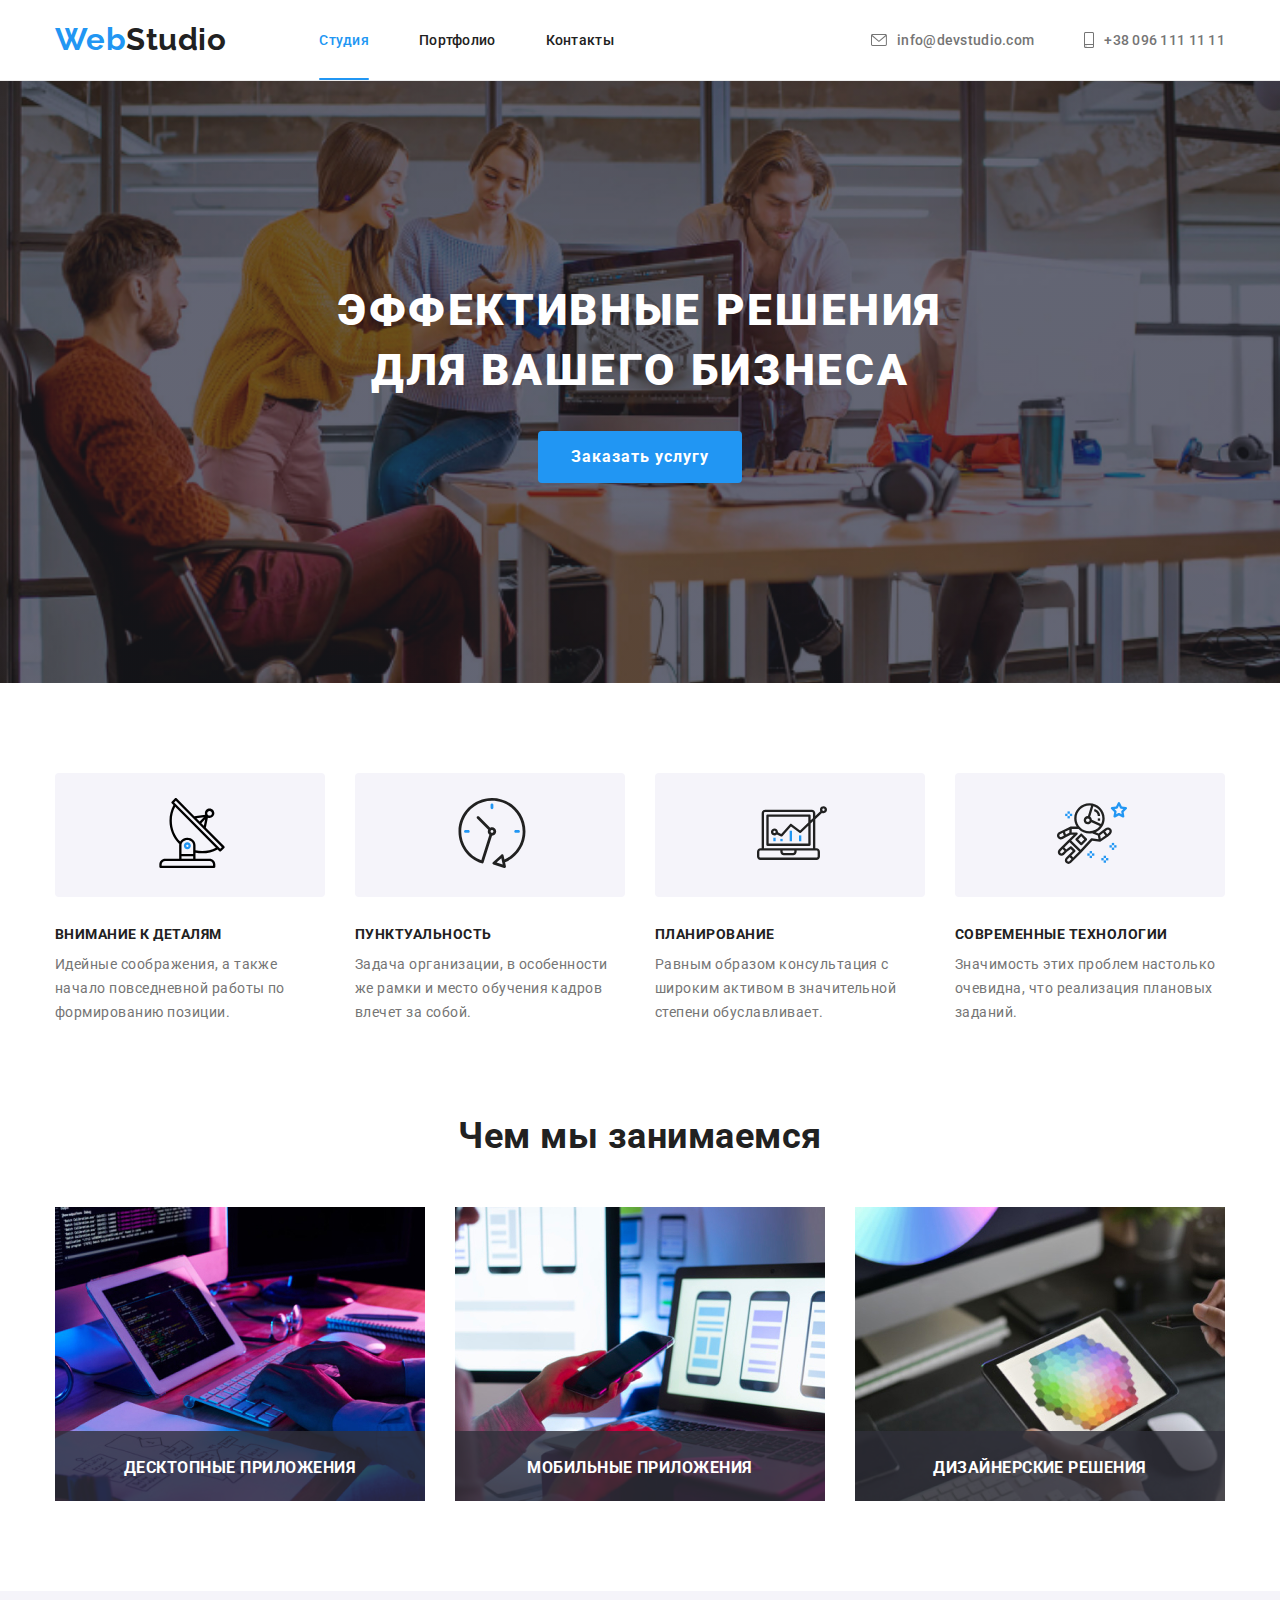
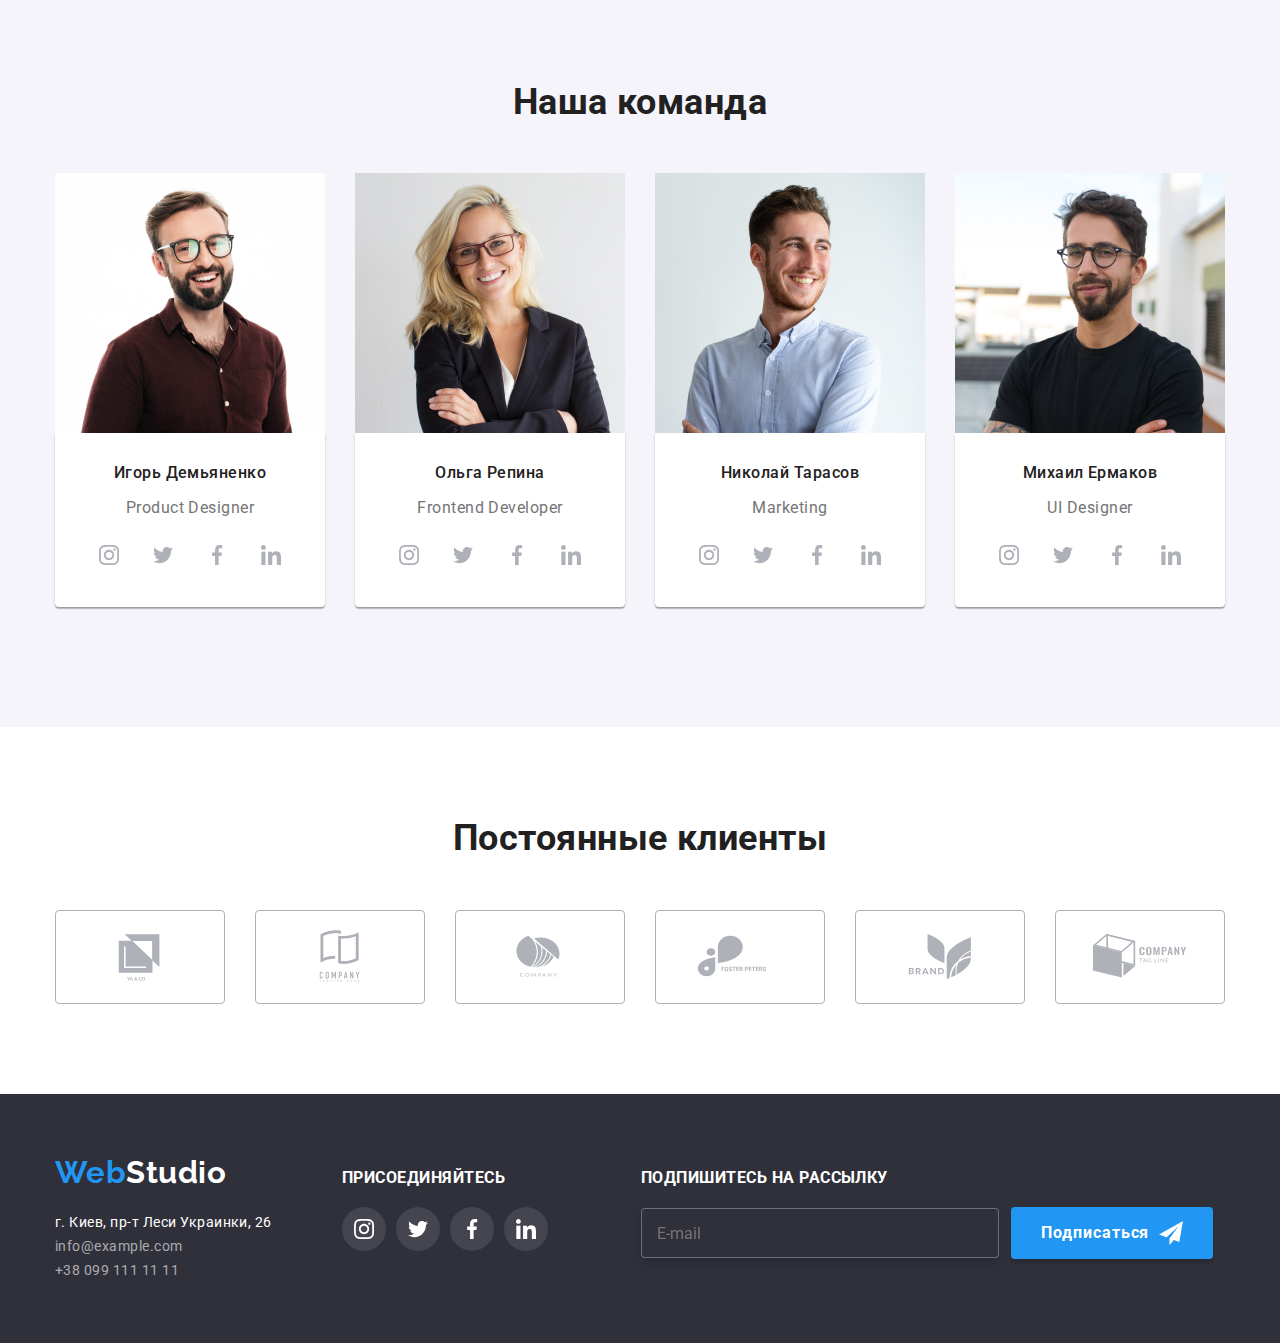
<file: index.html>
<!DOCTYPE html>
<html lang="ru">
  <head>
    <meta charset="UTF-8" />
    <meta http-equiv="X-UA-Compatible" content="IE=edge" />
    <meta name="viewport" content="width=device-width, initial-scale=1.0" />
    <title>Студия</title>
    <link rel="preconnect" href="https://fonts.googleapis.com" />
    <link rel="preconnect" href="https://fonts.gstatic.com" crossorigin />
    <link
      href="https://fonts.googleapis.com/css2?family=Raleway:wght@700&family=Roboto:wght@400;500;700;900&display=swap"
      rel="stylesheet"
    />
    <link
      rel="stylesheet"
      href="https://cdn.jsdelivr.net/npm/modern-normalize@1.1.0/modern-normalize.min.css"
    />
    <link rel="stylesheet" href="./css/main.min.css" />
  </head>
  <body class="page">
    <!-- Шапка -->
    <header class="header">
      <div class="container header__content">
        <a lang="en" href="./index.html" class="logo"
          >Web<span class="header__logo">Studio</span></a
        >
        <nav class="nav">
          <ul class="nav__list">
            <li class="nav__item">
              <a href="./index.html" class="nav__link animation current"
                >Студия</a
              >
            </li>
            <li class="nav__item">
              <a href="./portfolio.html" class="nav__link animation"
                >Портфолио</a
              >
            </li>
            <li class="nav__item">
              <a href="" class="nav__link animation">Контакты</a>
            </li>
          </ul>
        </nav>
        <ul class="contacts">
          <li class="contacts__item">
            <a href="mailto:info@devstudio.com" class="contacts-link animation">
              <svg class="contacts-header-svg" width="16" height="12">
                <use
                  href="./images/svg/symbol-defs.svg#icon-envelope-hover-1"
                ></use>
              </svg>
              info@devstudio.com</a
            >
          </li>
          <li class="contacts__item">
            <a href="tel:+380961111111" class="contacts-link animation">
              <svg class="contacts-header-svg" width="10" height="16">
                <use href="images/svg/symbol-defs.svg#icon-smartphone-1"></use>
              </svg>
              +38 096 111 11 11</a
            >
          </li>
        </ul>
        <button
          class="mobile-menu"
          type="button"
          aria-label="кнопка меню"
          data-menu-button
          aria-expanded="false"
          aria-controls="mobile-modal"
        >
          <svg class="mobile-menu-icon" width="40px" height="40px">
            <use
              class="mobile-menu-open"
              href="./images/svg/symbol-defs.svg#menu"
            ></use>
            <use
              class="mobile-menu-close"
              href="./images/svg/symbol-defs.svg#icon-close-btn-modal"
            ></use>
          </svg>
        </button>
        <div class="mobile-modal modal-open" data-menu id="mobile-modal">
          <ul class="mobile-list">
            <li class="mobile-item">
              <a href="./index.html" class="mobile-link mobile-link-active"
                >Студия</a
              >
            </li>
            <li class="mobile-item">
              <a href="./portfolio.html" class="mobile-link">Портфолио</a>
            </li>
            <li class="mobile-item">
              <a href="" class="mobile-link">Контакты</a>
            </li>
          </ul>
          <div class="mobile-modal-wrap">
            <ul class="mobile-contacts">
              <li class="mobile-contacts-item">
                <a
                  class="mobile-contacts-link mobile-contacts-link-active"
                  href="tel:380961111111"
                  >+38 096 111 11 11</a
                >
              </li>
              <li class="mobile-contacts-item">
                <a class="mobile-contacts-link" href="mailto:info@devstudio.com"
                  >info@devstudio.com</a
                >
              </li>
            </ul>
            <ul class="mobile-socials">
              <li class="mobile-socials-item">
                <a class="mobile-socials-link" href="">Instagram</a>
              </li>
              <li class="mobile-socials-item">
                <a class="mobile-socials-link" href="">Twitter</a>
              </li>
              <li class="mobile-socials-item">
                <a class="mobile-socials-link" href="">Facebook</a>
              </li>
              <li class="mobile-socials-item">
                <a class="mobile-socials-link" href="">LinkedIn</a>
              </li>
            </ul>
          </div>
        </div>
      </div>
    </header>
    <main>
      <section class="section hero">
        <div class="container container-hero">
          <h1 class="hero-title">
            Эффективные решения <br />
            для вашего бизнеса
          </h1>
          <button type="button" class="button button-primary" data-modal-open>
            Заказать услугу
          </button>
        </div>
        <!-- Modal -->
        <div class="modal is-hidden" data-modal>
          <form class="modal-container">
            <button
              class="modal-button-close"
              type="button"
              aria-label="close window"
              data-modal-close
            >
              <svg width="18" height="18">
                <use
                  href="./images/svg/symbol-defs.svg#icon-close-btn-modal"
                ></use>
              </svg>
            </button>
            <p class="modal-title">Оставьте свои данные, мы вам перезвоним</p>

            <label class="modal-form"
              >Имя
              <input
                class="modal-input"
                type="text"
                name="name"
                required
                placeholder=" "
              />
              <svg class="modal-icon" width="18" height="18">
                <use href="images/svg/symbol-defs.svg#person-black"></use>
              </svg>
            </label>
            <label class="modal-form"
              >Телефон
              <input
                class="modal-input"
                type="tel"
                name="tel"
                required
                placeholder=" "
              />
              <svg class="modal-icon" width="18" height="18">
                <use href="images/svg/symbol-defs.svg#phone-black"></use>
              </svg>
            </label>
            <label class="modal-form"
              >Почта
              <input
                class="modal-input"
                type="email"
                name="mail"
                required
                placeholder=" "
              />
              <svg class="modal-icon" width="18" height="18">
                <use href="images/svg/symbol-defs.svg#email-black"></use>
              </svg>
            </label>
            <label class="modal-form"
              >Комментарий
              <textarea
                class="modal-input modal-textarea"
                name="message"
                rows="10"
                placeholder="Введите текст"
              ></textarea>
            </label>
            <label class="modal-agreement">
              <input
                class="modal-agreement-input visually-hidden"
                type="checkbox"
                name="Terms"
                value="submit_terms"
              />
              <span class="modal-checkbox">
                <svg class="agreement-svg" width="13" height="13">
                  <use href="images/svg/symbol-defs.svg#checked"></use>
                </svg>
              </span>
              <span class="agreement-text"
                >Соглашаюсь с рассылкой и принимаю</span
              ><a class="modal-link"> Условия договора</a>
            </label>
            <button class="modal-button" type="submit">Отправить</button>
          </form>
        </div>
      </section>
      <section class="section features">
        <div class="container">
          <h2 class="section-title visually-hidden">Чем мы занимаемся</h2>
          <ul class="features__list">
            <li class="features__list-item">
              <div class="features__icon">
                <svg class="features__icon-image">
                  <use href="./images/svg/symbol-defs.svg#icon-antenna-1"></use>
                </svg>
              </div>
              <h3 class="features__list-title">Внимание к деталям</h3>
              <p class="features__description">
                Идейные соображения, а также начало повседневной работы по
                формированию позиции.
              </p>
            </li>
            <li class="features__list-item">
              <div class="features__icon">
                <svg class="features__icon-image">
                  <use href="./images/svg/symbol-defs.svg#icon-clock-1"></use>
                </svg>
              </div>
              <h3 class="features__list-title">Пунктуальность</h3>
              <p class="features__description">
                Задача организации, в особенности же рамки и место обучения
                кадров влечет за собой.
              </p>
            </li>
            <li class="features__list-item">
              <div class="features__icon">
                <svg class="features__icon-image">
                  <use href="./images/svg/symbol-defs.svg#icon-diagram-1"></use>
                </svg>
              </div>
              <h3 class="features__list-title">Планирование</h3>
              <p class="features__description">
                Равным образом консультация с широким активом в значительной
                степени обуславливает.
              </p>
            </li>
            <li class="features__list-item">
              <div class="features__icon">
                <svg class="features__icon-image">
                  <use
                    href="./images/svg/symbol-defs.svg#icon-astronaut-1"
                  ></use>
                </svg>
              </div>
              <h3 class="features__list-title">Современные технологии</h3>
              <p class="features__description">
                Значимость этих проблем настолько очевидна, что реализация
                плановых заданий.
              </p>
            </li>
          </ul>
        </div>
      </section>
      <section class="section images">
        <div class="container">
          <h2 class="section-title">Чем мы занимаемся</h2>
          <ul class="images-list">
            <li class="images-list-item">
              <picture>
                <source
                  srcset="
                    ./images/whatwedo/print.jpg   1x,
                    ./images/whatwedo/print2x.jpg 2x
                  "
                  media="(min-width: 1200px)"
                  type="image/jpeg"
                />
                <img
                  src="./images/jpeg/img.jpg"
                  alt="Печать на клавиатуре"
                  width="370"
                  height="294"
                />
              </picture>
              <p class="images-list-description">Десктопные приложения</p>
            </li>
            <li class="images-list-item">
              <picture>
                <source
                  srcset="
                    ./images/whatwedo/iphone.jpg   1x,
                    ./images/whatwedo/iphone2x.jpg 2x
                  "
                  media="(min-width: 1200px)"
                  type="image/jpeg"
                />

                <img
                  src="./images/jpeg/img(1).jpg"
                  alt="Айфон"
                  width="370"
                  height="294"
                />
              </picture>
              <p class="images-list-description">Мобильные приложения</p>
            </li>
            <li class="images-list-item">
              <picture>
                <source
                  srcset="
                    ./images/whatwedo/ipad.jpg   1x,
                    ./images/whatwedo/ipad2x.jpg 2x
                  "
                  media="(min-width: 1200px)"
                  type="image/jpeg"
                />
                <img
                  src="./images/jpeg/img(2).jpg"
                  alt="Айпад"
                  width="370"
                  height="294"
                />
              </picture>
              <p class="images-list-description">Дизайнерские решения</p>
            </li>
          </ul>
        </div>
      </section>
      <section class="section team">
        <div class="container">
          <h2 class="section-title">Наша команда</h2>
          <ul class="team-list">
            <li class="team-list-item">
              <picture>
                <source
                  srcset="
                    ./images/team/member1_lg.jpg   1x,
                    ./images/team/member1_lg2x.jpg 2x
                  "
                  media="(min-width: 1200px)"
                  type="image/jpeg"
                />
                <source
                  srcset="
                    ./images/team/member1_md.jpg   1x,
                    ./images/team/member1_md2x.jpg 2x
                  "
                  media="(min-width: 768px)"
                  type="image/jpeg"
                />
                <source
                  srcset="
                    ./images/team/member1_sm.jpg   1x,
                    ./images/team/member1_sm2x.jpg 2x
                  "
                  media="(max-width: 767px)"
                  type="image/jpeg"
                />
                <img
                  src="./images/team/member1-sm.jpg"
                  alt="Фото мужчины"
                  width="450"
                />
              </picture>
              <div class="team-item">
                <h3 class="team-title">Игорь Демьяненко</h3>
                <p class="team-description">Product Designer</p>
                <ul class="socials">
                  <li class="socials-item">
                    <a class="socials-link animation" aria-label="" href="">
                      <svg class="socials-description" width="20" height="20">
                        <use
                          href="images/svg/symbol-defs.svg#icon-instagram-2"
                        ></use>
                      </svg>
                    </a>
                  </li>
                  <li class="socials-item">
                    <a class="socials-link animation" aria-label="" href="">
                      <svg class="socials-description" width="20" height="20">
                        <use
                          href="images/svg/symbol-defs.svg#icon-twitter-1"
                        ></use>
                      </svg>
                    </a>
                  </li>
                  <li class="socials-item">
                    <a class="socials-link animation" aria-label="" href="">
                      <svg class="socials-description" width="20" height="20">
                        <use
                          href="images/svg/symbol-defs.svg#icon-facebook-1"
                        ></use>
                      </svg>
                    </a>
                  </li>
                  <li class="socials-item">
                    <a class="socials-link animation" aria-label="" href="">
                      <svg class="socials-description" width="20" height="20">
                        <use
                          href="images/svg/symbol-defs.svg#icon-linkedin-1"
                        ></use>
                      </svg>
                    </a>
                  </li>
                </ul>
              </div>
            </li>
            <li class="team-list-item">
              <picture>
                <source
                  srcset="
                    ./images/team/member2_lg.jpg   1x,
                    ./images/team/member2_lg2x.jpg 2x
                  "
                  media="(min-width: 1200px)"
                  type="image/jpeg"
                />
                <source
                  srcset="
                    ./images/team/member2_md.jpg   1x,
                    ./images/team/member2_md2x.jpg 2x
                  "
                  media="(min-width: 768px)"
                  type="image/jpeg"
                />
                <source
                  srcset="
                    ./images/team/member2_sm.jpg   1x,
                    ./images/team/member2_sm2x.jpg 2x
                  "
                  media="(max-width: 767px)"
                  type="image/jpeg"
                />

                <img
                  src="./images/jpeg/img(4).jpg"
                  alt="Фото женщины"
                  width="450"
                />
              </picture>
              <div class="team-item">
                <h3 class="team-title">Ольга Репина</h3>
                <p class="team-description">Frontend Developer</p>
                <ul class="socials">
                  <li class="socials-item">
                    <a
                      class="socials-link animation"
                      aria-label="Instagram"
                      href=""
                    >
                      <svg class="socials-description" width="20" height="20">
                        <use
                          href="images/svg/symbol-defs.svg#icon-instagram-2"
                        ></use>
                      </svg>
                    </a>
                  </li>
                  <li class="socials-item">
                    <a
                      class="socials-link animation"
                      aria-label="TTwitter"
                      href=""
                    >
                      <svg class="socials-description" width="20" height="20">
                        <use
                          href="images/svg/symbol-defs.svg#icon-twitter-1"
                        ></use>
                      </svg>
                    </a>
                  </li>
                  <li class="socials-item">
                    <a
                      class="socials-link animation"
                      aria-label="Facebook"
                      href=""
                    >
                      <svg
                        class="socials-description animation"
                        width="20"
                        height="20"
                      >
                        <use
                          href="images/svg/symbol-defs.svg#icon-facebook-1"
                        ></use>
                      </svg>
                    </a>
                  </li>
                  <li class="socials-item">
                    <a class="socials-link" href="" aria-label="LinkedIn">
                      <svg
                        class="socials-description animation"
                        width="20"
                        height="20"
                      >
                        <use
                          href="images/svg/symbol-defs.svg#icon-linkedin-1"
                        ></use>
                      </svg>
                    </a>
                  </li>
                </ul>
              </div>
            </li>
            <li class="team-list-item">
              <picture>
                <source
                  srcset="
                    ./images/team/member3_lg.jpg   1x,
                    ./images/team/member3_lg2x.jpg 2x
                  "
                  media="(min-width: 1200px)"
                  type="image/jpeg"
                />
                <source
                  srcset="
                    ./images/team/member3_md.jpg   1x,
                    ./images/team/member3_md2x.jpg 2x
                  "
                  media="(min-width: 768px)"
                  type="image/jpeg"
                />
                <source
                  srcset="
                    ./images/team/member3_sm.jpg   1x,
                    ./images/team/member3_sm2x.jpg 2x
                  "
                  media="(max-width: 767px)"
                  type="image/jpeg"
                />

                <img
                  src="./images/jpeg/img(5).jpg"
                  alt="Фото мужчины"
                  width="270"
                />
              </picture>
              <div class="team-item">
                <h3 class="team-title">Николай Тарасов</h3>
                <p class="team-description">Marketing</p>
                <ul class="socials">
                  <li class="socials-item">
                    <a
                      class="socials-link animation"
                      href=""
                      aria-label="Instagram"
                    >
                      <svg class="socials-description" width="20" height="20">
                        <use
                          href="images/svg/symbol-defs.svg#icon-instagram-2"
                        ></use>
                      </svg>
                    </a>
                  </li>
                  <li class="socials-item">
                    <a
                      class="socials-link animation"
                      href=""
                      aria-label="Twitter"
                    >
                      <svg class="socials-description" width="20" height="20">
                        <use
                          href="images/svg/symbol-defs.svg#icon-twitter-1"
                        ></use>
                      </svg>
                    </a>
                  </li>
                  <li class="socials-item">
                    <a
                      class="socials-link animation"
                      href=""
                      aria-label="Facebook"
                    >
                      <svg class="socials-description" width="20" height="20">
                        <use
                          href="images/svg/symbol-defs.svg#icon-facebook-1"
                        ></use>
                      </svg>
                    </a>
                  </li>
                  <li class="socials-item">
                    <a class="socials-link" href="" aria-label="LinkedIn">
                      <svg
                        class="socials-description animation"
                        width="20"
                        height="20"
                      >
                        <use
                          href="images/svg/symbol-defs.svg#icon-linkedin-1"
                        ></use>
                      </svg>
                    </a>
                  </li>
                </ul>
              </div>
            </li>
            <li class="team-list-item">
              <picture>
                <source
                  srcset="
                    ./images/team/member4_lg.jpg   1x,
                    ./images/team/member4_lg2x.jpg 2x
                  "
                  media="(min-width: 1200px)"
                  type="image/jpeg"
                />
                <source
                  srcset="
                    ./images/team/member4_md.jpg   1x,
                    ./images/team/member4_md2x.jpg 2x
                  "
                  media="(min-width: 768px)"
                  type="image/jpeg"
                />
                <source
                  srcset="
                    ./images/team/member4_sm.jpg   1x,
                    ./images/team/member4_sm2x.jpg 2x
                  "
                  media="(max-width: 767px)"
                  type="image/jpeg"
                />
                <img
                  src="./images/jpeg/img(6).jpg"
                  alt="Фото мужчины"
                  width="270"
                />
              </picture>
              <div class="team-item">
                <h3 class="team-title">Михаил Ермаков</h3>
                <p class="team-description">UI Designer</p>
                <ul class="socials">
                  <li class="socials-item">
                    <a class="socials-link animation" href="">
                      <svg class="socials-description" width="20" height="20">
                        <use
                          href="images/svg/symbol-defs.svg#icon-instagram-2"
                        ></use>
                      </svg>
                    </a>
                  </li>
                  <li class="socials-item">
                    <a
                      class="socials-link animation"
                      href=""
                      aria-label="Twitter"
                    >
                      <svg class="socials-description" width="20" height="20">
                        <use
                          href="images/svg/symbol-defs.svg#icon-twitter-1"
                        ></use>
                      </svg>
                    </a>
                  </li>
                  <li class="socials-item">
                    <a
                      class="socials-link animation"
                      href=""
                      aria-label="Facebook"
                    >
                      <svg class="socials-description" width="20" height="20">
                        <use
                          href="images/svg/symbol-defs.svg#icon-facebook-1"
                        ></use>
                      </svg>
                    </a>
                  </li>
                  <li class="socials-item">
                    <a
                      class="socials-link animation"
                      href=""
                      aria-label="LinkedIn"
                    >
                      <svg class="socials-description" width="20" height="20">
                        <use
                          href="images/svg/symbol-defs.svg#icon-linkedin-1"
                        ></use>
                      </svg>
                    </a>
                  </li>
                </ul>
              </div>
            </li>
          </ul>
        </div>
      </section>
      <section class="section clients">
        <div class="container">
          <h2 class="section-title">Постоянные клиенты</h2>
          <ul class="clients-list">
            <li class="clients-item">
              <svg class="clients-item-logo animation" width="106" height="60">
                <use href="./images/svg/symbol-defs.svg#icon-Logo"></use>
              </svg>
            </li>
            <li class="clients-item">
              <svg class="clients-item-logo animation">
                <use href="./images/svg/symbol-defs.svg#icon-Logo-2"></use>
              </svg>
            </li>
            <li class="clients-item">
              <svg class="clients-item-logo animation">
                <use href="./images/svg/symbol-defs.svg#icon-Logo-3"></use>
              </svg>
            </li>
            <li class="clients-item">
              <svg class="clients-item-logo animation">
                <use href="./images/svg/symbol-defs.svg#icon-Logo-4"></use>
              </svg>
            </li>
            <li class="clients-item">
              <svg class="clients-item-logo animation">
                <use href="./images/svg/symbol-defs.svg#icon-Logo-5"></use>
              </svg>
            </li>
            <li class="clients-item">
              <svg class="clients-item-logo animation">
                <use href="./images/svg/symbol-defs.svg#icon-Logo-6"></use>
              </svg>
            </li>
          </ul>
        </div>
      </section>
    </main>
    <footer class="footer">
      <div class="container footer-container">
        <div class="footer-tablet">
          <div class="footer-adress">
            <a lang="en" href="./index.html" class="logo logo-footer"
              >Web<span class="logo-footer-item">Studio</span></a
            >
            <address>
              <ul>
                <li class="footer-list">
                  <a href="" class="footer-contacts animation">
                    <span class="footer-contacts-item"
                      >г. Киев, пр-т Леси Украинки, 26</span
                    >
                  </a>
                </li>
                <li class="footer-list">
                  <a
                    href="mailto:info@example.com"
                    class="footer-contacts animation"
                    >info@example.com</a
                  >
                </li>
                <li class="footer-listr">
                  <a href="tel:+380991111111" class="footer-contacts animation"
                    >+38 099 111 11 11</a
                  >
                </li>
              </ul>
            </address>
          </div>
          <div class="accession">
            <p class="accession-description">присоединяйтесь</p>
            <ul class="accession-list">
              <li class="accession-list-item">
                <a
                  class="accession-link animation"
                  href=""
                  aria-label="Instagram"
                >
                  <svg class="accession-list-icon">
                    <use
                      href="images/svg/symbol-defs.svg#icon-instagram-2"
                    ></use>
                  </svg>
                </a>
              </li>
              <li class="accession-list-item">
                <a
                  class="accession-link animation"
                  href=""
                  aria-label="Twitter"
                >
                  <svg class="accession-list-icon">
                    <use href="images/svg/symbol-defs.svg#icon-twitter-1"></use>
                  </svg>
                </a>
              </li>
              <li class="accession-list-item">
                <a
                  class="accession-link animation"
                  href=""
                  aria-label="Facebook"
                >
                  <svg class="accession-list-icon">
                    <use
                      href="images/svg/symbol-defs.svg#icon-facebook-1"
                    ></use>
                  </svg>
                </a>
              </li>
              <li class="accession-list-item">
                <a
                  class="accession-link animation"
                  href=""
                  aria-label="LinkedIn"
                >
                  <svg class="accession-list-icon">
                    <use
                      href="images/svg/symbol-defs.svg#icon-linkedin-1"
                    ></use>
                  </svg>
                </a>
              </li>
            </ul>
          </div>
        </div>
        <div class="footer-forms">
          <p class="footer-forms-description">Подпишитесь на рассылку</p>
          <form class="footer-forms-item">
            <input
              class="footer-forms-input"
              type="text"
              name="E-mail"
              placeholder="E-mail"
            />
            <button class="footer-forms-button">
              Подписаться
              <svg class="footer-forms-svg" width="24" height="24">
                <use href="images/svg/symbol-defs.svg#icon-send"></use>
              </svg>
            </button>
          </form>
        </div>
      </div>
    </footer>
    <script src="./js/modal.js"></script>
    <script src="./js/menu.js"></script>
  </body>
</html>
</file>
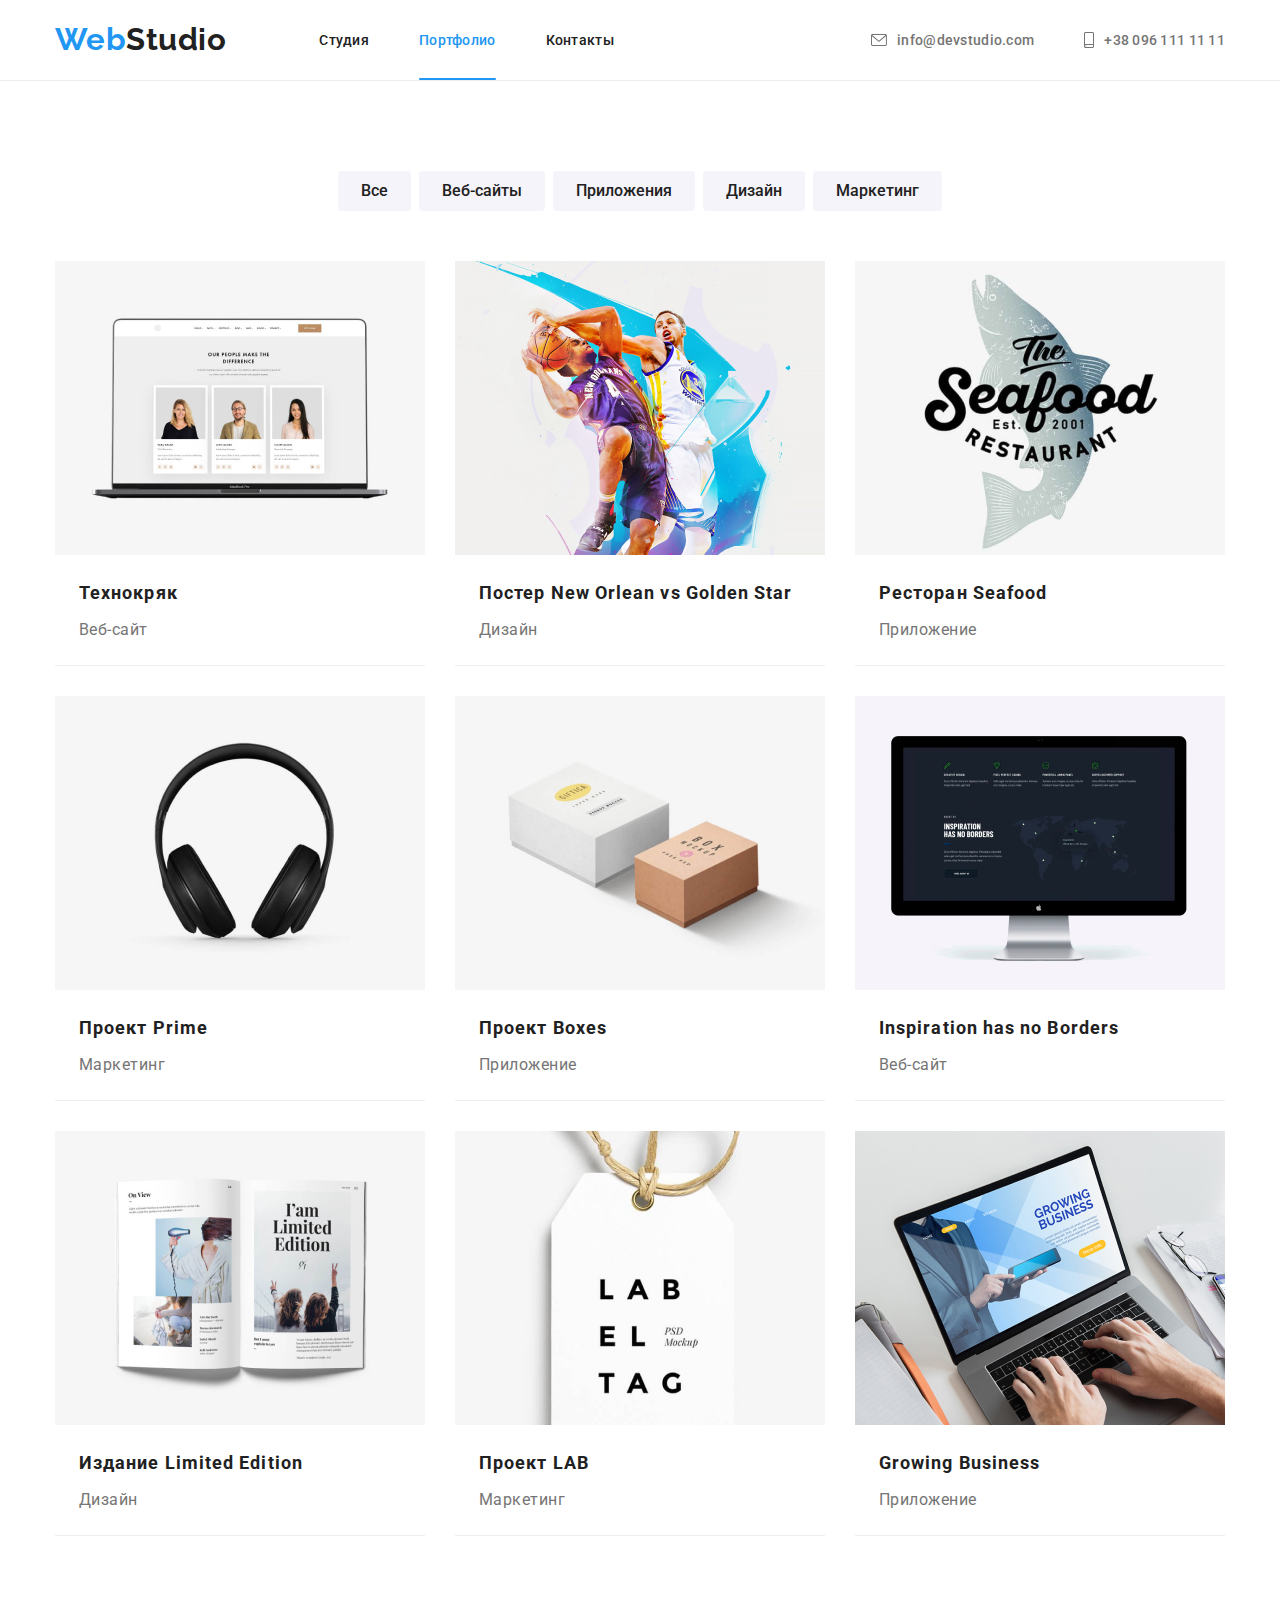
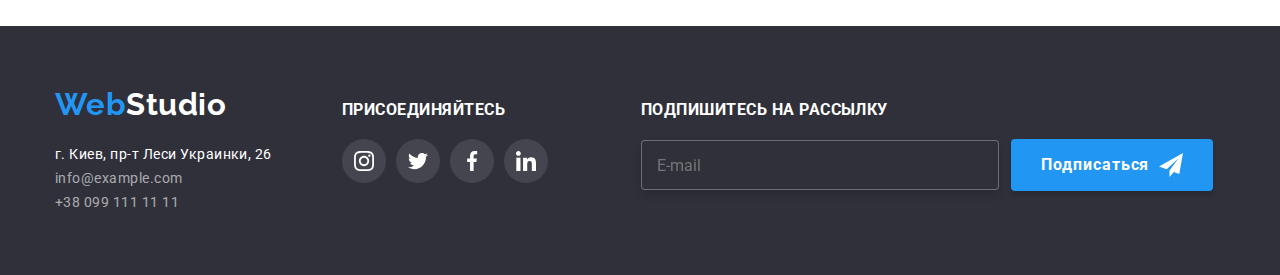
<file: portfolio.html>
<!DOCTYPE html>
<html lang="ru">
  <head>
    <meta charset="UTF-8" />
    <meta http-equiv="X-UA-Compatible" content="IE=edge" />
    <meta name="viewport" content="width=device-width, initial-scale=1.0" />
    <title>Студия</title>
    <link rel="preconnect" href="https://fonts.googleapis.com" />
    <link rel="preconnect" href="https://fonts.gstatic.com" crossorigin />
    <link
      href="https://fonts.googleapis.com/css2?family=Raleway:wght@700&family=Roboto:wght@400;500;700;900&display=swap"
      rel="stylesheet"
    />
    <link
      rel="stylesheet"
      href="https://cdn.jsdelivr.net/npm/modern-normalize@1.1.0/modern-normalize.min.css"
    />
    <link rel="stylesheet" href="./css/main.min.css" />
  </head>
  <body class="page">
    <!-- Шапка -->
    <header class="header">
      <div class="container header__content">
        <a lang="en" href="./index.html" class="logo"
          >Web<span class="header__logo">Studio</span></a
        >
        <nav class="nav">
          <ul class="nav__list">
            <li class="nav__item">
              <a href="./index.html" class="nav__link animation">Студия</a>
            </li>
            <li class="nav__item">
              <a href="./portfolio.html" class="nav__link animation current"
                >Портфолио</a
              >
            </li>
            <li class="nav__item">
              <a href="" class="nav__link animation">Контакты</a>
            </li>
          </ul>
        </nav>
        <ul class="contacts">
          <li class="contacts__item">
            <a href="mailto:info@devstudio.com" class="contacts-link animation">
              <svg class="contacts-header-svg" width="16" height="12">
                <use
                  href="./images/svg/symbol-defs.svg#icon-envelope-hover-1"
                ></use>
              </svg>
              info@devstudio.com</a
            >
          </li>
          <li class="contacts__item">
            <a href="tel:+380961111111" class="contacts-link animation">
              <svg class="contacts-header-svg" width="10" height="16">
                <use href="images/svg/symbol-defs.svg#icon-smartphone-1"></use>
              </svg>
              +38 096 111 11 11</a
            >
          </li>
        </ul>
        <button
          class="mobile-menu"
          type="button"
          aria-label="кнопка меню"
          data-menu-button
          aria-expanded="false"
          aria-controls="mobile-modal"
        >
          <svg class="mobile-menu-icon" width="40px" height="40px">
            <use
              class="mobile-menu-open"
              href="./images/svg/symbol-defs.svg#menu"
            ></use>
            <use
              class="mobile-menu-close"
              href="./images/svg/symbol-defs.svg#icon-close-btn-modal"
            ></use>
          </svg>
        </button>
        <div class="mobile-modal" data-menu id="mobile-modal">
          <ul class="mobile-list">
            <li class="mobile-item">
              <a href="./index.html" class="mobile-link">Студия</a>
            </li>
            <li class="mobile-item">
              <a href="./portfolio.html" class="mobile-link mobile-link-active"
                >Портфолио</a
              >
            </li>
            <li class="mobile-item">
              <a href="" class="mobile-link">Контакты</a>
            </li>
          </ul>
          <div class="mobile-modal-wrap">
            <ul class="mobile-contacts">
              <li class="mobile-contacts-item">
                <a
                  class="mobile-contacts-link mobile-contacts-link-active"
                  href="tel:380961111111"
                  >+38 096 111 11 11</a
                >
              </li>
              <li class="mobile-contacts-item">
                <a class="mobile-contacts-link" href="mailto:info@devstudio.com"
                  >info@devstudio.com</a
                >
              </li>
            </ul>
            <ul class="mobile-socials">
              <li class="mobile-socials-item">
                <a class="mobile-socials-link" href="">Instagram</a>
              </li>
              <li class="mobile-socials-item">
                <a class="mobile-socials-link" href="">Twitter</a>
              </li>
              <li class="mobile-socials-item">
                <a class="mobile-socials-link" href="">Facebook</a>
              </li>
              <li class="mobile-socials-item">
                <a class="mobile-socials-link" href="">LinkedIn</a>
              </li>
            </ul>
          </div>
        </div>
      </div>
    </header>
    <main>
      <section class="section">
        <div class="container">
          <h1 class="section-title visually-hidden">Наши проекты</h1>
          <ul class="button-filter">
            <li class="button-filter-item">
              <button type="button" class="button button-secondary animation">
                Все
              </button>
            </li>
            <li class="button-filter-item">
              <button type="button" class="button button-secondary animation">
                Веб-сайты
              </button>
            </li>
            <li class="button-filter-item">
              <button type="button" class="button button-secondary animation">
                Приложения
              </button>
            </li>
            <li class="button-filter-item">
              <button type="button" class="button button-secondary animation">
                Дизайн
              </button>
            </li>
            <li class="button-filter-item">
              <button type="button" class="button button-secondary animation">
                Маркетинг
              </button>
            </li>
          </ul>
          <ul class="portfolio-list">
            <li class="portfolio-list-item">
              <a href="" class="portfolio-list-link animation">
                <div class="overlay">
                  <div class="overlay-item">
                    <p class="overlay-item-description">
                      Технокряк это современная площадка распространения
                      коронавируса. Компании используют эту платформу для
                      цифрового шпионажа и атак на защищённые сервера
                      конкурентов.
                    </p>
                  </div>
                  <picture>
                    <source
                      srcset="
                        ./images/portfolio/teh_lg.jpg   1x,
                        ./images/portfolio/teh_lg2x.jpg 2x
                      "
                      media="(min-width: 1200px)"
                      type="image/jpeg"
                    />
                    <source
                      srcset="
                        ./images/portfolio/teh_md.jpg   1x,
                        ./images/portfolio/teh_md2x.jpg 2x
                      "
                      media="(min-width: 768px)"
                      type="image/jpeg"
                    />
                    <source
                      srcset="
                        ./images/portfolio/teh_sm.jpg   1x,
                        ./images/portfolio/teh_sm2x.jpg 2x
                      "
                      media="(max-width: 767px)"
                      type="image/jpeg"
                    />

                    <img
                      class="card-image"
                      src="./images/portfolio/tеh_sm.jpg"
                      alt="Ноутбук"
                      width="370"
                    />
                  </picture>
                </div>
                <div class="container-description">
                  <h2 class="container-description-title">Технокряк</h2>
                  <p class="container-description-meaning">Веб-сайт</p>
                </div>
              </a>
            </li>
            <li class="portfolio-list-item">
              <a href="" class="portfolio-list-link animation">
                <div class="overlay">
                  <div class="overlay-item">
                    <p class="overlay-item-description">
                      Технокряк это современная площадка распространения
                      коронавируса. Компании используют эту платформу для
                      цифрового шпионажа и атак на защищённые сервера
                      конкурентов.
                    </p>
                  </div>
                  <picture>
                    <source
                      srcset="
                        ./images/portfolio/poster-lg.jpg   1x,
                        ./images/portfolio/poster-lg2x.jpg 2x
                      "
                      media="(min-width: 1200px)"
                      type="image/jpeg"
                    />
                    <source
                      srcset="
                        ./images/portfolio/poster-md.jpg   1x,
                        ./images/portfolio/poster-md2x.jpg 2x
                      "
                      media="(min-width: 768px)"
                      type="image/jpeg"
                    />
                    <source
                      srcset="
                        ./images/portfolio/poster-sm.jpg   1x,
                        ./images/portfolio/poster-sm2x.jpg 2x
                      "
                      media="(max-width: 767px)"
                      type="image/jpeg"
                    />

                    <img
                      class="card-image"
                      src="./images/jpeg/img1.jpg"
                      alt="Постер баскетбол"
                      width="370"
                    />
                  </picture>
                </div>
                <div class="container-description">
                  <h2 class="container-description-title">
                    Постер New Orlean vs Golden Star
                  </h2>
                  <p class="container-description-meaning">Дизайн</p>
                </div>
              </a>
            </li>
            <li class="portfolio-list-item">
              <a href="" class="portfolio-list-link animation">
                <div class="overlay">
                  <div class="overlay-item">
                    <p class="overlay-item-description">
                      Технокряк это современная площадка распространения
                      коронавируса. Компании используют эту платформу для
                      цифрового шпионажа и атак на защищённые сервера
                      конкурентов.
                    </p>
                  </div>
                  <picture>
                    <source
                      srcset="
                        ./images/portfolio/restoran-lg.jpg   1x,
                        ./images/portfolio/restoran-lg2x.jpg 2x
                      "
                      media="(min-width: 1200px)"
                      type="image/jpeg"
                    />
                    <source
                      srcset="
                        ./images/portfolio/restoran-md.jpg   1x,
                        ./images/portfolio/restoran-md2x.jpg 2x
                      "
                      media="(min-width: 768px)"
                      type="image/jpeg"
                    />
                    <source
                      srcset="
                        ./images/portfolio/restoran-sm.jpg   1x,
                        ./images/portfolio/restoran-sm2x.jpg 2x
                      "
                      media="(max-width: 767px)"
                      type="image/jpeg"
                    />
                    <img
                      class="card-image"
                      src="./images/jpeg/img2.jpg"
                      alt="Логотип ресторана"
                      width="370"
                    />
                  </picture>
                </div>
                <div class="container-description">
                  <h2 class="container-description-title">Ресторан Seafood</h2>
                  <p class="container-description-meaning">Приложение</p>
                </div>
              </a>
            </li>
            <li class="portfolio-list-item">
              <a href="" class="portfolio-list-link animation">
                <div class="overlay">
                  <div class="overlay-item">
                    <p class="overlay-item-description">
                      Технокряк это современная площадка распространения
                      коронавируса. Компании используют эту платформу для
                      цифрового шпионажа и атак на защищённые сервера
                      конкурентов.
                    </p>
                  </div>
                  <picture>
                    <source
                      srcset="
                        ./images/portfolio/project-lg.jpg   1x,
                        ./images/portfolio/project-lg2x.jpg 2x
                      "
                      media="(min-width: 1200px)"
                      type="image/jpeg"
                    />
                    <source
                      srcset="
                        ./images/portfolio/project-md.jpg   1x,
                        ./images/portfolio/project-md2x.jpg 2x
                      "
                      media="(min-width: 768px)"
                      type="image/jpeg"
                    />
                    <source
                      srcset="
                        ./images/portfolio/project-sm.jpg   1x,
                        ./images/portfolio/project-sm2x.jpg 2x
                      "
                      media="(max-width: 767px)"
                      type="image/jpeg"
                    />
                    <img
                      class="card-image"
                      src="./images/jpeg/img3.jpg"
                      alt="Наушники"
                      width="370"
                    />
                  </picture>
                </div>
                <div class="container-description">
                  <h2 class="container-description-title">Проект Prime</h2>
                  <p class="container-description-meaning">Маркетинг</p>
                </div>
              </a>
            </li>
            <li class="portfolio-list-item">
              <a href="" class="portfolio-list-link animation">
                <div class="overlay">
                  <div class="overlay-item">
                    <p class="overlay-item-description">
                      Технокряк это современная площадка распространения
                      коронавируса. Компании используют эту платформу для
                      цифрового шпионажа и атак на защищённые сервера
                      конкурентов.
                    </p>
                  </div>
                  <picture>
                    <source
                      srcset="
                        ./images/portfolio/boxes-lg.jpg   1x,
                        ./images/portfolio/boxes-lg2x.jpg 2x
                      "
                      media="(min-width: 1200px)"
                      type="image/jpeg"
                    />
                    <source
                      srcset="
                        ./images/portfolio/boxes-md.jpg   1x,
                        ./images/portfolio/boxes-md2x.jpg 2x
                      "
                      media="(min-width: 768px)"
                      type="image/jpeg"
                    />
                    <source
                      srcset="
                        ./images/portfolio/boxes-sm.jpg   1x,
                        ./images/portfolio/boxes-sm2x.jpg 2x
                      "
                      media="(max-width: 767px)"
                      type="image/jpeg"
                    />
                    <img
                      class="card-image"
                      src="./images/jpeg/img4.jpg"
                      alt="Коробки"
                      width="370"
                    />
                  </picture>
                </div>
                <div class="container-description">
                  <h2 class="container-description-title">Проект Boxes</h2>
                  <p class="container-description-meaning">Приложение</p>
                </div>
              </a>
            </li>
            <li class="portfolio-list-item">
              <a href="" class="portfolio-list-link animation">
                <div class="overlay">
                  <div class="overlay-item">
                    <p class="overlay-item-description">
                      Технокряк это современная площадка распространения
                      коронавируса. Компании используют эту платформу для
                      цифрового шпионажа и атак на защищённые сервера
                      конкурентов.
                    </p>
                  </div>
                  <picture>
                    <source
                      srcset="
                        ./images/portfolio/ispiration-lg.jpg   1x,
                        ./images/portfolio/ispiration-lg2x.jpg 2x
                      "
                      media="(min-width: 1200px)"
                      type="image/jpeg"
                    />
                    <source
                      srcset="
                        ./images/portfolio/ispiration-md.jpg   1x,
                        ./images/portfolio/ispiration-md2x.jpg 2x
                      "
                      media="(min-width: 768px)"
                      type="image/jpeg"
                    />
                    <source
                      srcset="
                        ./images/portfolio/ispiration-sm.jpg   1x,
                        ./images/portfolio/ispiration-sm2x.jpg 2x
                      "
                      media="(max-width: 767px)"
                      type="image/jpeg"
                    />
                    <img
                      class="card-image"
                      src="./images/jpeg/img5.jpg"
                      alt="Компьютер"
                      width="370"
                    />
                  </picture>
                </div>
                <div class="container-description">
                  <h2 lang="en" class="container-description-title">
                    Inspiration has no Borders
                  </h2>
                  <p class="container-description-meaning">Веб-сайт</p>
                </div>
              </a>
            </li>
            <li class="portfolio-list-item">
              <a href="" class="portfolio-list-link animation">
                <div class="overlay">
                  <div class="overlay-item">
                    <p class="overlay-item-description">
                      Технокряк это современная площадка распространения
                      коронавируса. Компании используют эту платформу для
                      цифрового шпионажа и атак на защищённые сервера
                      конкурентов.
                    </p>
                  </div>
                  <picture>
                    <source
                      srcset="
                        ./images/portfolio/izdanie-lg.jpg   1x,
                        ./images/portfolio/izdanie-lg2x.jpg 2x
                      "
                      media="(min-width: 1200px)"
                      type="image/jpeg"
                    />
                    <source
                      srcset="
                        ./images/portfolio/izdanie-md.jpg   1x,
                        ./images/portfolio/izdanie-md2x.jpg 2x
                      "
                      media="(min-width: 768px)"
                      type="image/jpeg"
                    />
                    <source
                      srcset="
                        ./images/portfolio/izdanie-sm.jpg   1x,
                        ./images/portfolio/izdanie-sm2x.jpg 2x
                      "
                      media="(max-width: 767px)"
                      type="image/jpeg"
                    />
                    <img
                      class="card-image"
                      src="./images/jpeg/img6.jpg"
                      alt="Журнал"
                      width="370"
                    />
                  </picture>
                </div>
                <div class="container-description">
                  <h2 class="container-description-title">
                    Издание Limited Edition
                  </h2>
                  <p class="container-description-meaning">Дизайн</p>
                </div>
              </a>
            </li>
            <li class="portfolio-list-item">
              <a href="" class="portfolio-list-link animation">
                <div class="overlay">
                  <div class="overlay-item">
                    <p class="overlay-item-description">
                      Технокряк это современная площадка распространения
                      коронавируса. Компании используют эту платформу для
                      цифрового шпионажа и атак на защищённые сервера
                      конкурентов.
                    </p>
                  </div>
                  <picture>
                    <source
                      srcset="
                        ./images/portfolio/lab_lg.jpg   1x,
                        ./images/portfolio/lab_lg2x.jpg 2x
                      "
                      media="(min-width: 1200px)"
                      type="image/jpeg"
                    />
                    <source
                      srcset="
                        ./images/portfolio/lab_md.jpg   1x,
                        ./images/portfolio/lab_md2x.jpg 2x
                      "
                      media="(min-width: 768px)"
                      type="image/jpeg"
                    />
                    <source
                      srcset="
                        ./images/portfolio/lab_sm.jpg   1x,
                        ./images/portfolio/lab_sm2x.jpg 2x
                      "
                      media="(max-width: 767px)"
                      type="image/jpeg"
                    />
                    <img
                      class="card-image"
                      src="./images/jpeg/img7.jpg"
                      alt="Табличка"
                      width="370"
                    />
                  </picture>
                </div>
                <div class="container-description">
                  <h2 class="container-description-title">Проект LAB</h2>
                  <p class="container-description-meaning">Маркетинг</p>
                </div>
              </a>
            </li>
            <li class="portfolio-list-item">
              <a href="" class="portfolio-list-link animation">
                <div class="overlay">
                  <div class="overlay-item">
                    <p class="overlay-item-description">
                      Технокряк это современная площадка распространения
                      коронавируса. Компании используют эту платформу для
                      цифрового шпионажа и атак на защищённые сервера
                      конкурентов.
                    </p>
                  </div>
                  <picture>
                    <source
                      srcset="
                        ./images/portfolio/growing-lg.jpg   1x,
                        ./images/portfolio/growing-lg2x.jpg 2x
                      "
                      media="(min-width: 1200px)"
                      type="image/jpeg"
                    />
                    <source
                      srcset="
                        ./images/portfolio/growing-md.jpg   1x,
                        ./images/portfolio/growing-md2x.jpg 2x
                      "
                      media="(min-width: 768px)"
                      type="image/jpeg"
                    />
                    <source
                      srcset="
                        ./images/portfolio/growing-sm.jpg   1x,
                        ./images/portfolio/growing-sm2x.jpg 2x
                      "
                      media="(max-width: 767px)"
                      type="image/jpeg"
                    />
                    <img
                      class="card-image"
                      src="./images/jpeg/img8.jpg"
                      alt="Ноутбук"
                    />
                  </picture>
                </div>
                <div class="container-description">
                  <h2 lang="en" class="container-description-title">
                    Growing Business
                  </h2>
                  <p class="container-description-meaning">Приложение</p>
                </div>
              </a>
            </li>
          </ul>
        </div>
      </section>
    </main>
    <footer class="footer">
      <div class="container footer-container">
        <div class="footer-tablet">
          <div class="footer-adress">
            <a lang="en" href="./index.html" class="logo logo-footer"
              >Web<span class="logo-footer-item">Studio</span></a
            >
            <address>
              <ul>
                <li class="footer-list">
                  <a href="" class="footer-contacts animation">
                    <span class="footer-contacts-item"
                      >г. Киев, пр-т Леси Украинки, 26</span
                    >
                  </a>
                </li>
                <li class="footer-list">
                  <a
                    href="mailto:info@example.com"
                    class="footer-contacts animation"
                    >info@example.com</a
                  >
                </li>
                <li class="footer-listr">
                  <a href="tel:+380991111111" class="footer-contacts animation"
                    >+38 099 111 11 11</a
                  >
                </li>
              </ul>
            </address>
          </div>
          <div class="accession">
            <p class="accession-description">присоединяйтесь</p>
            <ul class="accession-list">
              <li class="accession-list-item">
                <a
                  class="accession-link animation"
                  href=""
                  aria-label="Instagram"
                >
                  <svg class="accession-list-icon">
                    <use
                      href="images/svg/symbol-defs.svg#icon-instagram-2"
                    ></use>
                  </svg>
                </a>
              </li>
              <li class="accession-list-item">
                <a
                  class="accession-link animation"
                  href=""
                  aria-label="Twitter"
                >
                  <svg class="accession-list-icon">
                    <use href="images/svg/symbol-defs.svg#icon-twitter-1"></use>
                  </svg>
                </a>
              </li>
              <li class="accession-list-item">
                <a
                  class="accession-link animation"
                  href=""
                  aria-label="Facebook"
                >
                  <svg class="accession-list-icon">
                    <use
                      href="images/svg/symbol-defs.svg#icon-facebook-1"
                    ></use>
                  </svg>
                </a>
              </li>
              <li class="accession-list-item">
                <a
                  class="accession-link animation"
                  href=""
                  aria-label="LinkedIn"
                >
                  <svg class="accession-list-icon">
                    <use
                      href="images/svg/symbol-defs.svg#icon-linkedin-1"
                    ></use>
                  </svg>
                </a>
              </li>
            </ul>
          </div>
        </div>
        <div class="footer-forms">
          <p class="footer-forms-description">Подпишитесь на рассылку</p>
          <form class="footer-forms-item">
            <input
              class="footer-forms-input"
              type="text"
              name="E-mail"
              placeholder="E-mail"
            />
            <button class="footer-forms-button">
              Подписаться
              <svg class="footer-forms-svg" width="24" height="24">
                <use href="images/svg/symbol-defs.svg#icon-send"></use>
              </svg>
            </button>
          </form>
        </div>
      </div>
    </footer>
    <script src="./js/modal.js"></script>
    <script src="./js/menu.js"></script>
  </body>
</html>
</file>
<file: css/main.min.css>
:root{--primary-text-color: #212121;--secondary-text-color: #757575;--acent-color: #2196f3;--primary-white-color: #ffffff;--primary-bg-color: #e5e5e5;--secondary-bg-color: #2f303a;--additional-bg-color: #f5f4fa;--gradient-color: rgba(47, 48, 58, 0.4);--description-bg-color: rgba(47, 48, 58, 0.8);--over-bg-color: rgba(33, 150, 243, 0.9);--white-bg-color: #ffffff;--button-bg-color: #f5f4fa;--primary-btn-color: #212121;--btn-white-color: #ffffff;--btn-acent-color: #2196f3;--main-font: Roboto, sans-serif;--logo-font: Raleway, sans-serif;--icon-color: #afb1b8;--acession-bg-color: rgba(255, 255, 255, 0.1);--transition-property: 250ms cubic-bezier(0.4, 0, 0.2, 1)}*,*::before,*::after{-webkit-box-sizing:border-box;box-sizing:border-box}body{color:var(--primary-text-color);font-family:var(--main-font);letter-spacing:0.03em}ul{list-style:none;margin:0;padding:0}a{text-decoration:none}h1,h2,h3,h4,h5,h6,p{margin-top:0}img{display:block;width:100%;height:auto}.visually-hidden{position:fixed;-webkit-transform:scale(0);transform:scale(0)}.section{padding-top:60px;padding-bottom:60px}@media screen and (min-width: 1200px){.section{padding-top:90px;padding-bottom:90px}}.animation{-webkit-transition:opacity,color,fill,background-color,border-color,var(--transition-property),-webkit-transform,-webkit-box-shadow;transition:opacity,color,fill,background-color,border-color,var(--transition-property),-webkit-transform,-webkit-box-shadow;transition:transform,opacity,color,fill,box-shadow,background-color,border-color,var(--transition-property);transition:transform,opacity,color,fill,box-shadow,background-color,border-color,var(--transition-property),-webkit-transform,-webkit-box-shadow}.section-title{margin-bottom:30px;color:var(--primary-text-color);font-weight:bold;font-size:28px;line-height:1.17;text-align:center}@media screen and (min-width: 1200px){.section-title{margin-bottom:50px;font-size:36px}}.button{border:1px solid transparent;color:var(--primary-btn-color);background-color:var(--button-bg-color);font-family:inherit;cursor:pointer;font-size:16px;text-decoration:none}.button-primary{border-radius:4px;padding:10px 32px;color:var(--btn-white-color);background-color:var(--btn-acent-color);font-weight:bold;line-height:1.89;text-align:center;letter-spacing:0.06em}.button-secondary{border-radius:4px;padding:6px 22px;font-weight:500;line-height:1.62;letter-spacing:0, 03em}@media screen and (max-width: 767.98px){.button-secondary{margin-bottom:10px}}.button-secondary:hover,.button-secondary:focus{color:var(--btn-white-color);background-color:var(--btn-acent-color);-webkit-box-shadow:0px 3px 1px rgba(0,0,0,0.1),0px 1px 2px rgba(0,0,0,0.08),0px 2px 2px rgba(0,0,0,0.12);box-shadow:0px 3px 1px rgba(0,0,0,0.1),0px 1px 2px rgba(0,0,0,0.08),0px 2px 2px rgba(0,0,0,0.12)}.button-filter{display:-webkit-box;display:-ms-flexbox;display:flex;-webkit-box-pack:center;-ms-flex-pack:center;justify-content:center;-ms-flex-wrap:wrap;flex-wrap:wrap;margin-bottom:50px}@media screen and (max-width: 767.98px){.button-filter{-webkit-box-pack:start;-ms-flex-pack:start;justify-content:flex-start;margin-bottom:40px}}@media screen and (min-width: 768px) and (max-width: 1199.98px){.button-filter{margin-bottom:30px}}.button-filter-item{margin-right:8px}.button-filter-item:nth-child(5n){margin-right:0}.mobile-menu{display:none}@media screen and (max-width: 767.98px){.mobile-menu{position:relative;display:-webkit-box;display:-ms-flexbox;display:flex;-webkit-box-align:center;-ms-flex-align:center;align-items:center;-webkit-box-pack:center;-ms-flex-pack:center;justify-content:center;width:40px;width:40px;padding:0;background-color:transparent;margin-left:auto;border:none;z-index:100}}.mobile-menu:hover .mobile-menu-icon{fill:var(--btn-acent-color);cursor:pointer}.mobile-menu-close{display:none}.mobile-menu.is-open .mobile-menu-open{display:none}.mobile-menu.is-open .mobile-menu-close{display:block}.logo{color:var(--acent-color);font-family:var(--logo-font);font-weight:700;line-height:1.2;font-size:26px}.logo:hover,.logo:focus{color:var(--acent-color)}@media screen and (min-width: 1200px){.logo{font-size:31px}}.container{max-width:480px;padding:0 15px;margin:0 auto}@media screen and (min-width: 768px){.container{max-width:768px}}@media screen and (min-width: 1200px){.container{max-width:1200px}}.modal{position:fixed;top:0;left:50%;-webkit-transform:translateX(-50%);transform:translateX(-50%);z-index:900;width:100vw;height:100vh;background:rgba(0,0,0,0.2);opacity:1;visibility:visible;-webkit-transition:opacity var(--transition-property),visibility var(--transition-property);transition:opacity var(--transition-property),visibility var(--transition-property)}.modal.is-hidden{opacity:0;visibility:hidden;pointer-events:none}.modal-container{position:absolute;top:50%;left:50%;z-index:1000;-webkit-transform:translate(-50%, -50%);transform:translate(-50%, -50%);padding:40px;background-color:var(--white-bg-color);-webkit-box-shadow:0px 1px 3px rgba(0,0,0,0.12),0px 1px 1px rgba(0,0,0,0.14),0px 2px 1px rgba(0,0,0,0.2);box-shadow:0px 1px 3px rgba(0,0,0,0.12),0px 1px 1px rgba(0,0,0,0.14),0px 2px 1px rgba(0,0,0,0.2);border-radius:4px}@media screen and (max-width: 767.98px){.modal-container{max-width:450px;width:100%}}@media screen and (min-width: 768px) and (max-width: 1199.98px){.modal-container{max-width:450px;width:100%}}@media screen and (min-width: 1200px){.modal-container{max-width:528px;width:100%}}.modal-title{margin-bottom:12px;font-weight:700;font-size:20px;line-height:1.5;letter-spacing:0.03em;color:var(--primary-btn-color)}@media screen and (min-width: 1200px){.modal-title{line-height:1.15}}.modal-form{position:relative;display:-webkit-box;display:-ms-flexbox;display:flex;-webkit-box-orient:vertical;-webkit-box-direction:normal;-ms-flex-direction:column;flex-direction:column;-webkit-box-pack:center;-ms-flex-pack:center;justify-content:center;text-align:left;margin-bottom:10px;font-size:12px;line-height:14px;letter-spacing:0.01em;color:var(--secondary-text-color)}.modal-input{margin-top:4px;padding-top:11px;padding-bottom:11px;padding-left:42px;border:1px solid rgba(33,33,33,0.2);border-radius:4px;outline:transparent}.modal-icon{position:absolute;left:13px;bottom:11px}.modal-textarea{margin-top:4px;padding:12px 16px;resize:none;width:100%;height:120px;border:1px solid rgba(33,33,33,0.2);border-radius:4px}.modal-textarea::-webkit-input-placeholder{color:rgba(117,117,117,0.5)}.modal-textarea:-ms-input-placeholder{color:rgba(117,117,117,0.5)}.modal-textarea::-ms-input-placeholder{color:rgba(117,117,117,0.5)}.modal-textarea::placeholder{color:rgba(117,117,117,0.5)}.modal-agreement{display:-webkit-box;display:-ms-flexbox;display:flex;-webkit-box-pack:center;-ms-flex-pack:center;justify-content:center;margin-bottom:30px;margin-top:20px;text-align:left;font-size:12px;line-height:1.12;letter-spacing:0.03em;color:var(--secondary-text-color)}.modal-checkbox{display:-webkit-box;display:-ms-flexbox;display:flex;-webkit-box-align:center;-ms-flex-align:center;align-items:center;-webkit-box-pack:center;-ms-flex-pack:center;justify-content:center;width:16px;height:16px;margin-right:7px;border-width:2px;border-style:solid;border-color:var(--primary-btn-color);border-radius:2px}.modal-agreement-input:checked+.modal-checkbox{background-color:var(--acent-color);border-color:var(--acent-color)}.modal-link{margin-left:3px;color:var(--acent-color);text-decoration:underline}.modal-form:hover .modal-input{border:1px solid var(--acent-color)}.modal-input:focus{border:1px solid var(--acent-color)}.modal-input:not(:placeholder-shown){border:1px solid var(--acent-color)}.modal-form .modal-icon:hover,.modal-input:hover+.modal-icon,.modal-input:not(:placeholder-shown)+.modal-icon{fill:var(--acent-color)}.modal-input:focus+.modal-icon,.modal-input:not(:placeholder-shown)+.modal-icon{fill:var(--acent-color)}.modal-button{display:block;padding:10px 55px;margin-left:auto;margin-right:auto;margin-top:30px;margin-bottom:20px;width:200px;height:50px;font-weight:700;font-size:16px;line-height:30px;-webkit-box-align:center;-ms-flex-align:center;align-items:center;text-align:center;letter-spacing:0.06em;color:var(--btn-white-color);background-color:var(--btn-acent-color);-webkit-box-shadow:0px 4px 4px rgba(0,0,0,0.15);box-shadow:0px 4px 4px rgba(0,0,0,0.15);border:transparent;border-radius:4px;cursor:pointer}.modal-button-close{position:absolute;top:8px;right:8px;display:-webkit-box;display:-ms-flexbox;display:flex;-webkit-box-pack:center;-ms-flex-pack:center;justify-content:center;-webkit-box-align:center;-ms-flex-align:center;align-items:center;width:30px;height:30px;background-color:var(--btn-white-color);border:1px solid rgba(0,0,0,0.1);border-radius:50%;cursor:pointer}.modal-button-close:hover,.modal-button-close:focus{fill:var(--btn-acent-color)}.mobile-modal{position:fixed;top:0;left:0;width:100vw;height:100vh;z-index:99;display:-webkit-box;display:-ms-flexbox;display:flex;-webkit-box-orient:vertical;-webkit-box-direction:normal;-ms-flex-direction:column;flex-direction:column;-webkit-box-pack:justify;-ms-flex-pack:justify;justify-content:space-between;opacity:0;padding:48px 40px;background-color:var(--white-bg-color);-webkit-transform:translateX(100%);transform:translateX(100%);-webkit-transition:opacity var(--transition-property),-webkit-transform var(--transition-property);transition:opacity var(--transition-property),-webkit-transform var(--transition-property);transition:transform var(--transition-property),opacity var(--transition-property);transition:transform var(--transition-property),opacity var(--transition-property),-webkit-transform var(--transition-property)}.mobile-modal.is-open{-webkit-transform:translateX(0);transform:translateX(0);opacity:1}.mobile-item{margin-bottom:32px}.mobile-item:last-child{margin-bottom:0}.mobile-link{font-weight:500;font-size:40px;line-height:47px;letter-spacing:0.02em;color:var(--primary-text-color)}.mobile-link-active{color:var(--acent-color)}.mobile-contacts{margin-bottom:64px}.mobile-contacts-item{margin-bottom:32px}.mobile-contacts-item:last-child{margin-bottom:0}.mobile-contacts-link{font-weight:500;font-size:24px;line-height:1.17;letter-spacing:0.02em;color:var(--secondary-text-color)}.mobile-contacts-link-active{font-size:34px;color:var(--acent-color)}.mobile-socials{display:-webkit-box;display:-ms-flexbox;display:flex;-webkit-box-align:center;-ms-flex-align:center;align-items:center;-ms-flex-wrap:wrap;flex-wrap:wrap}.mobile-socials-item{margin-right:10px;margin-bottom:10px}.mobile-socials-item:not(:last-child){padding-right:10px;border-right:1px solid rgba(33,33,33,0.2)}.mobile-socials-link{font-weight:500;font-size:18px;line-height:1.22;letter-spacing:0.02em;color:var(--acent-color)}.header{background-color:var(--primary-white-color);border-bottom:1px solid #ececec}@media screen and (max-width: 767.98px){.header{padding-top:10px;padding-bottom:10px}}.header__content{display:-webkit-box;display:-ms-flexbox;display:flex;-webkit-box-align:center;-ms-flex-align:center;align-items:center}.header__logo{color:var(--primary-text-color)}.nav{display:-webkit-box;display:-ms-flexbox;display:flex}@media screen and (max-width: 767.98px){.nav{display:none}}.nav__list{display:-webkit-box;display:-ms-flexbox;display:flex;margin-left:93px}@media screen and (min-width: 768px) and (max-width: 1199.98px){.nav__list{margin-left:88px}}.nav__item{margin-right:50px}.nav__item:last-child{margin-right:0}.nav__link{position:relative;display:block;padding:32px 0;color:var(--primary-text-color);font-weight:500;font-size:14px;line-height:1.15;letter-spacing:0.02em}.nav__link.current::after{content:"";position:absolute;left:0;bottom:0;display:block;width:100%;height:2px;background-color:var(--acent-color);border-radius:4px}.nav__link:hover,.nav__link:focus,.nav__link.current{color:var(--acent-color)}.contacts{display:-webkit-box;display:-ms-flexbox;display:flex;margin-left:auto}@media screen and (max-width: 767.98px){.contacts{display:none}}@media screen and (min-width: 768px) and (max-width: 1199.98px){.contacts{display:block}}@media screen and (min-width: 768px) and (max-width: 1199.98px){.contacts__item:not(:last-child){margin-bottom:10px}}@media screen and (min-width: 1200px){.contacts__item:not(:last-child){margin-right:50px}}.contacts-link{display:-webkit-box;display:-ms-flexbox;display:flex;-webkit-box-align:center;-ms-flex-align:center;align-items:center;color:var(--secondary-text-color);font-weight:500;font-size:14px;line-height:1.15;letter-spacing:0.02em}.contacts-link:hover,.contacts-link:focus{color:var(--acent-color);fill:var(--acent-color)}.contacts-header-svg{margin-right:10px;fill:currentColor}.hero{background-color:var(--secondary-bg-color);text-align:center;margin-left:auto;margin-right:auto;background-repeat:no-repeat;background-position:center;background-size:cover}@media screen and (max-width: 767.98px){.hero{padding-top:118px;padding-bottom:118px;background-image:-webkit-gradient(linear, left top, left bottom, from(var(--gradient-color)), to(var(--gradient-color))),url("../images/hero/bg-dest_sm1x.jpg");background-image:linear-gradient(var(--gradient-color), var(--gradient-color)),url("../images/hero/bg-dest_sm1x.jpg")}}@media screen and (min-device-pixel-ratio: 2), screen and (-moz-min-device-pixel-ratio: 2), screen and (-webkit-min-device-pixel-ratio: 2), screen and (min-resolution: 192dpi), screen and (min-resolution: 2dppx){.hero{background-image:-webkit-gradient(linear, left top, left bottom, from(var(--gradient-color)), to(var(--gradient-color))),url("../images/hero/bg-dest_sm2x.jpg");background-image:linear-gradient(var(--gradient-color), var(--gradient-color)),url("../images/hero/bg-dest_sm2x.jpg")}}@media screen and (min-width: 768px) and (max-width: 1199.98px){.hero{padding-top:118px;padding-bottom:118px;background-image:-webkit-gradient(linear, left top, left bottom, from(var(--gradient-color)), to(var(--gradient-color))),url("../images/hero/bg-dest_md1x.jpg");background-image:linear-gradient(var(--gradient-color), var(--gradient-color)),url("../images/hero/bg-dest_md1x.jpg")}}@media screen and (min-device-pixel-ratio: 2), screen and (-moz-min-device-pixel-ratio: 2), screen and (-webkit-min-device-pixel-ratio: 2), screen and (min-resolution: 192dpi), screen and (min-resolution: 2dppx){.hero{background-image:-webkit-gradient(linear, left top, left bottom, from(var(--gradient-color)), to(var(--gradient-color))),url("../images/hero/bg-dest_md2x.jpg");background-image:linear-gradient(var(--gradient-color), var(--gradient-color)),url("../images/hero/bg-dest_md2x.jpg")}}@media screen and (min-width: 1200px){.hero{padding-top:200px;padding-bottom:200px;background-image:-webkit-gradient(linear, left top, left bottom, from(var(--gradient-color)), to(var(--gradient-color))),url("../images/hero/bg-dest_lg1x.jpg");background-image:linear-gradient(var(--gradient-color), var(--gradient-color)),url("../images/hero/bg-dest_lg1x.jpg")}}@media screen and (min-device-pixel-ratio: 2), screen and (-moz-min-device-pixel-ratio: 2), screen and (-webkit-min-device-pixel-ratio: 2), screen and (min-resolution: 192dpi), screen and (min-resolution: 2dppx){.hero{background-image:-webkit-gradient(linear, left top, left bottom, from(var(--gradient-color)), to(var(--gradient-color))),url("../images/hero/bg-dest_lg2x.jpg");background-image:linear-gradient(var(--gradient-color), var(--gradient-color)),url("../images/hero/bg-dest_lg2x.jpg")}}.hero-title{margin-bottom:30px;color:var(--primary-white-color);font-weight:900;font-size:26px;line-height:1.61;text-align:center;letter-spacing:0.06em;text-transform:uppercase}@media screen and (min-width: 1200px){.hero-title{font-size:44px;line-height:1.36}}.features{padding-bottom:0}@media screen and (max-width: 1199.98px){.features{margin-bottom:60px}}.features__title{margin-bottom:50px;color:var(--primary-text-color);font-weight:bold;font-size:36px;line-height:1.17;text-align:center}.features__list{display:-webkit-box;display:-ms-flexbox;display:flex;-ms-flex-wrap:wrap;flex-wrap:wrap}@media screen and (max-width: 767.98px){.features__list{display:block;width:100%}}@media screen and (min-width: 768px) and (max-width: 1199.98px){.features__list{margin-right:-30px;margin-bottom:-30px}}.features__icon{display:block;text-align:center;padding:25px 102px;margin-bottom:30px;background-color:var(--additional-bg-color);border-radius:4px}.features__icon-image{width:70px;height:70px}.features__list-item{width:270px;margin-right:30px;margin-bottom:0}@media screen and (max-width: 767.98px){.features__list-item{width:100%;margin-bottom:30px;text-align:center}.features__list-item:nth-child(4n){margin-bottom:0}}@media screen and (min-width: 768px) and (max-width: 1199.98px){.features__list-item{-ms-flex-preferred-size:calc(100% / 2 - 30px);flex-basis:calc(100% / 2 - 30px);margin-right:30px;margin-bottom:30px}.features__list-item:nth-child(2n){margin-right:0}}.features__list-item:nth-child(4n){margin-right:0}.features__list-title{margin-bottom:10px;color:var(--primary-text-color);font-weight:700;font-size:14px;line-height:1.14;text-transform:uppercase}.features__description{margin-bottom:0;line-height:1.71;font-size:14px;color:var(--secondary-text-color)}@media screen and (max-width: 767.98px){.features__description{text-align:left}}@media screen and (max-width: 1199.98px){.images{display:none}}.images-list{display:-webkit-box;display:-ms-flexbox;display:flex}.images-list-item{position:relative;margin-right:30px}.images-list-item:nth-child(3n){margin-right:0}.images-list-description{position:absolute;bottom:0;left:0;padding:27px 0;text-align:center;margin:0;width:370px;height:70px;font-weight:700;font-size:16px;line-height:1.19;text-transform:uppercase;color:var(--primary-white-color);background-color:var(--description-bg-color)}.team{background-color:var(--additional-bg-color)}.team-list{display:-webkit-box;display:-ms-flexbox;display:flex;-ms-flex-wrap:wrap;flex-wrap:wrap}@media screen and (max-width: 767.98px){.team-list{display:block;width:100%}}.team-list-item{max-width:480px;width:100%;margin-right:0px;margin-bottom:30px;background-color:var(--primary-white-color);text-align:center;background-size:cover}@media screen and (min-width: 768px) and (max-width: 1199.98px){.team-list-item{max-width:354px;margin-right:30px;margin-bottom:30px}.team-list-item:nth-child(2n){margin-right:0}}@media screen and (min-width: 1200px){.team-list-item{width:270px;margin-right:30px}.team-list-item:nth-child(4n){margin-right:0}}.team-item{padding-top:30px;padding-bottom:30px;-webkit-box-shadow:0px 1px 3px rgba(0,0,0,0.12),0px 1px 1px rgba(0,0,0,0.14),0px 2px 1px rgba(0,0,0,0.2);box-shadow:0px 1px 3px rgba(0,0,0,0.12),0px 1px 1px rgba(0,0,0,0.14),0px 2px 1px rgba(0,0,0,0.2);border-radius:0px 0px 4px 4px}.team-title{margin-bottom:10px;color:var(--primary-text-color);font-weight:500;font-size:16px;line-height:1.19}.team-description{margin:16px;color:var(--secondary-text-color);font-size:16px;line-height:1.19}.socials{display:-webkit-box;display:-ms-flexbox;display:flex;-webkit-box-pack:center;-ms-flex-pack:center;justify-content:center}.socials-item:not(:last-child){margin-right:10px}.socials-link{width:44px;height:44px;display:-webkit-box;display:-ms-flexbox;display:flex;-webkit-box-pack:center;-ms-flex-pack:center;justify-content:center;-webkit-box-align:center;-ms-flex-align:center;align-items:center;border-radius:50%}.socials-link:hover,.socials-link:focus{background-color:var(--acent-color)}.socials-description{fill:var(--icon-color)}.socials-link:hover .socials-description,.socials-link:focus .socials-description{fill:var(--primary-white-color)}.clients-list{display:-webkit-box;display:-ms-flexbox;display:flex;-ms-flex-wrap:wrap;flex-wrap:wrap;margin:-15px}.clients-item{margin:15px;display:-webkit-box;display:-ms-flexbox;display:flex;-webkit-box-pack:center;-ms-flex-pack:center;justify-content:center;-webkit-box-align:center;-ms-flex-align:center;align-items:center;padding:16px 0;fill:var(--icon-color);border:1px solid var(--icon-color);border-radius:4px}@media screen and (max-width: 767.98px){.clients-item{-ms-flex-preferred-size:calc(100% / 2 - 30px);flex-basis:calc(100% / 2 - 30px)}}@media screen and (min-width: 768px) and (max-width: 1199.98px){.clients-item{-ms-flex-preferred-size:calc(100% / 3 - 30px);flex-basis:calc(100% / 3 - 30px)}}@media screen and (min-width: 1200px){.clients-item{-ms-flex-preferred-size:calc(100% / 6 - 30px);flex-basis:calc(100% / 6 - 30px)}}.clients-item:hover,.clients-item:focus{border-color:var(--acent-color);cursor:pointer}.clients-item:hover .clients-item-logo,.clients-item:focus .clients-item-logo{fill:var(--acent-color)}.clients-item-logo{width:106px;height:60px}.footer{background-color:var(--secondary-bg-color);padding:60px 0}@media screen and (max-width: 767.98px){.footer-container{display:block;-webkit-box-align:center;-ms-flex-align:center;align-items:center;text-align:center}}@media screen and (min-width: 1200px){.footer-container{display:-webkit-box;display:-ms-flexbox;display:flex;-webkit-box-align:baseline;-ms-flex-align:baseline;align-items:baseline}}.footer-container-list{margin-bottom:9px}.footer-container-list:last-child{margin-bottom:0px}@media screen and (max-width: 1199.98px){.footer-tablet{margin-bottom:60px}}@media screen and (min-width: 768px) and (max-width: 1199.98px){.footer-tablet{display:-webkit-box;display:-ms-flexbox;display:flex;-webkit-box-align:baseline;-ms-flex-align:baseline;align-items:baseline;-webkit-box-pack:center;-ms-flex-pack:center;justify-content:center;text-align:center}}@media screen and (min-width: 1200px){.footer-tablet{display:-webkit-box;display:-ms-flexbox;display:flex;-webkit-box-align:baseline;-ms-flex-align:baseline;align-items:baseline}}.footer-contacts{display:block;color:rgba(255,255,255,0.6);font-style:normal;font-size:14px;line-height:1.71}.footer-contacts:hover,.footer-contacts:focus{color:var(--acent-color);fill:var(--acent-color)}.footer-contacts-item{color:var(--primary-white-color)}.logo-footer{margin-bottom:20px;display:block}.logo-footer-item{color:var(--primary-white-color)}.accession{margin-left:70px}@media screen and (max-width: 767.98px){.accession{margin-left:auto;margin-right:auto;margin-top:60px;margin-bottom:60px}}@media screen and (min-width: 768px) and (max-width: 1199.98px){.accession{margin-left:165px}}.accession-description{margin-bottom:20px;font-weight:700;text-transform:uppercase;color:var(--primary-white-color);line-height:1.17}.accession-list{display:-webkit-box;display:-ms-flexbox;display:flex}@media screen and (max-width: 767.98px){.accession-list{-webkit-box-pack:center;-ms-flex-pack:center;justify-content:center}}.accession-link{width:44px;height:44px;display:-webkit-box;display:-ms-flexbox;display:flex;-webkit-box-pack:center;-ms-flex-pack:center;justify-content:center;-webkit-box-align:center;-ms-flex-align:center;align-items:center;background-color:var(--acession-bg-color);border-radius:50%}.accession-link:hover,.accession-link:focus{background-color:var(--acent-color)}.accession-list-icon{width:20px;height:20px;fill:var(--primary-white-color)}.accession-list-item{margin-right:10px}.accession-list-item:nth-child(4n){margin-right:0}.footer-forms{margin-left:93px}@media screen and (max-width: 767.98px){.footer-forms{margin-right:auto;margin-left:auto}}@media screen and (min-width: 768px) and (max-width: 1199.98px){.footer-forms{margin-right:auto;margin-left:auto}}.footer-forms-item{display:-webkit-box;display:-ms-flexbox;display:flex;-webkit-box-align:center;-ms-flex-align:center;align-items:center}@media screen and (max-width: 767.98px){.footer-forms-item{display:block}}@media screen and (min-width: 768px) and (max-width: 1199.98px){.footer-forms-item{display:block;-webkit-box-align:center;-ms-flex-align:center;align-items:center}}.footer-forms-description{margin-bottom:20px;color:var(--primary-white-color);font-weight:700;text-transform:uppercase;line-height:1.17}@media screen and (max-width: 767.98px){.footer-forms-description{text-align:center}}@media screen and (min-width: 768px) and (max-width: 1199.98px){.footer-forms-description{text-align:center}}.footer-forms-input{width:358px;height:50px;background-color:var(--secondary-bg-color);border:1px solid rgba(255,255,255,0.3);-webkit-filter:drop-shadow(0px 4px 4px rgba(0,0,0,0.15));filter:drop-shadow(0px 4px 4px rgba(0,0,0,0.15));border-radius:4px;padding:15px}@media screen and (max-width: 767.98px){.footer-forms-input{width:100%;margin-bottom:30px}}@media screen and (min-width: 768px) and (max-width: 1199.98px){.footer-forms-input{display:block;margin-left:auto;margin-right:auto;margin-bottom:30px;width:450px}}.footer-forms-button{display:-webkit-box;display:-ms-flexbox;display:flex;-webkit-box-align:center;-ms-flex-align:center;align-items:center;padding:10px 29px;margin-left:12px;align-items:center;color:var(--btn-white-color);background-color:var(--btn-acent-color);font-family:inherit;font-weight:700;font-size:16;line-height:1.87;letter-spacing:0.06em;-webkit-box-shadow:0px 4px 4px rgba(0,0,0,0.15);box-shadow:0px 4px 4px rgba(0,0,0,0.15);border:1px solid transparent;border-radius:4px;cursor:pointer}@media screen and (max-width: 767.98px){.footer-forms-button{margin-right:auto;margin-left:auto}}@media screen and (min-width: 768px) and (max-width: 1199.98px){.footer-forms-button{margin-right:auto;margin-left:auto}}.footer-forms-svg{margin-left:10px}@media screen and (min-width: 768px){.portfolio-list{display:-webkit-box;display:-ms-flexbox;display:flex;-ms-flex-wrap:wrap;flex-wrap:wrap;margin:-15px}}.portfolio-list-item{border-bottom:1px solid #eeeeee}@media screen and (max-width: 767.98px){.portfolio-list-item{width:100%;margin-bottom:30px}.portfolio-list-item:last-child{margin-bottom:0}}@media screen and (min-width: 768px){.portfolio-list-item{width:calc(100% / 2 - 30px);margin:15px}}@media screen and (min-width: 1200px){.portfolio-list-item{width:calc(100% / 3 - 30px)}}.portfolio-list-item:hover,.portfolio-list-item:focus{-webkit-box-shadow:0px 1px 1px rgba(0,0,0,0.12),0px 4px 4px rgba(0,0,0,0.06),1px 4px 6px rgba(0,0,0,0.16);box-shadow:0px 1px 1px rgba(0,0,0,0.12),0px 4px 4px rgba(0,0,0,0.06),1px 4px 6px rgba(0,0,0,0.16)}.portfolio-list-link{display:block}.container-description{padding:20px 24px 20px 24px;background:var(--white-bg-color)}.container-description-title{margin-bottom:4px;color:var(--primary-text-color);font-weight:700;font-size:18px;line-height:36px;letter-spacing:0.06em}.container-description-meaning{margin-bottom:0px;color:var(--secondary-text-color);font-size:16px;line-height:1.87}.overlay{position:relative;overflow:hidden}.overlay-item{position:absolute;top:100%;left:0;display:-webkit-box;display:-ms-flexbox;display:flex;-webkit-box-pack:center;-ms-flex-pack:center;justify-content:center;-webkit-box-align:center;-ms-flex-align:center;align-items:center;width:100%;height:100%;background-color:var(--over-bg-color);-webkit-transition:-webkit-transform 250ms ease;transition:-webkit-transform 250ms ease;transition:transform 250ms ease;transition:transform 250ms ease, -webkit-transform 250ms ease}.overlay-item-description{padding:24px;color:var(--primary-white-color);font-size:18px;line-height:1.55;font-weight:400}.portfolio-list-link:hover .overlay-item,.portfolio-list-link:focus .overlay-item{-webkit-transform:translatey(-100%);transform:translatey(-100%)}
/*# sourceMappingURL=main.min.css.map */
</file>
